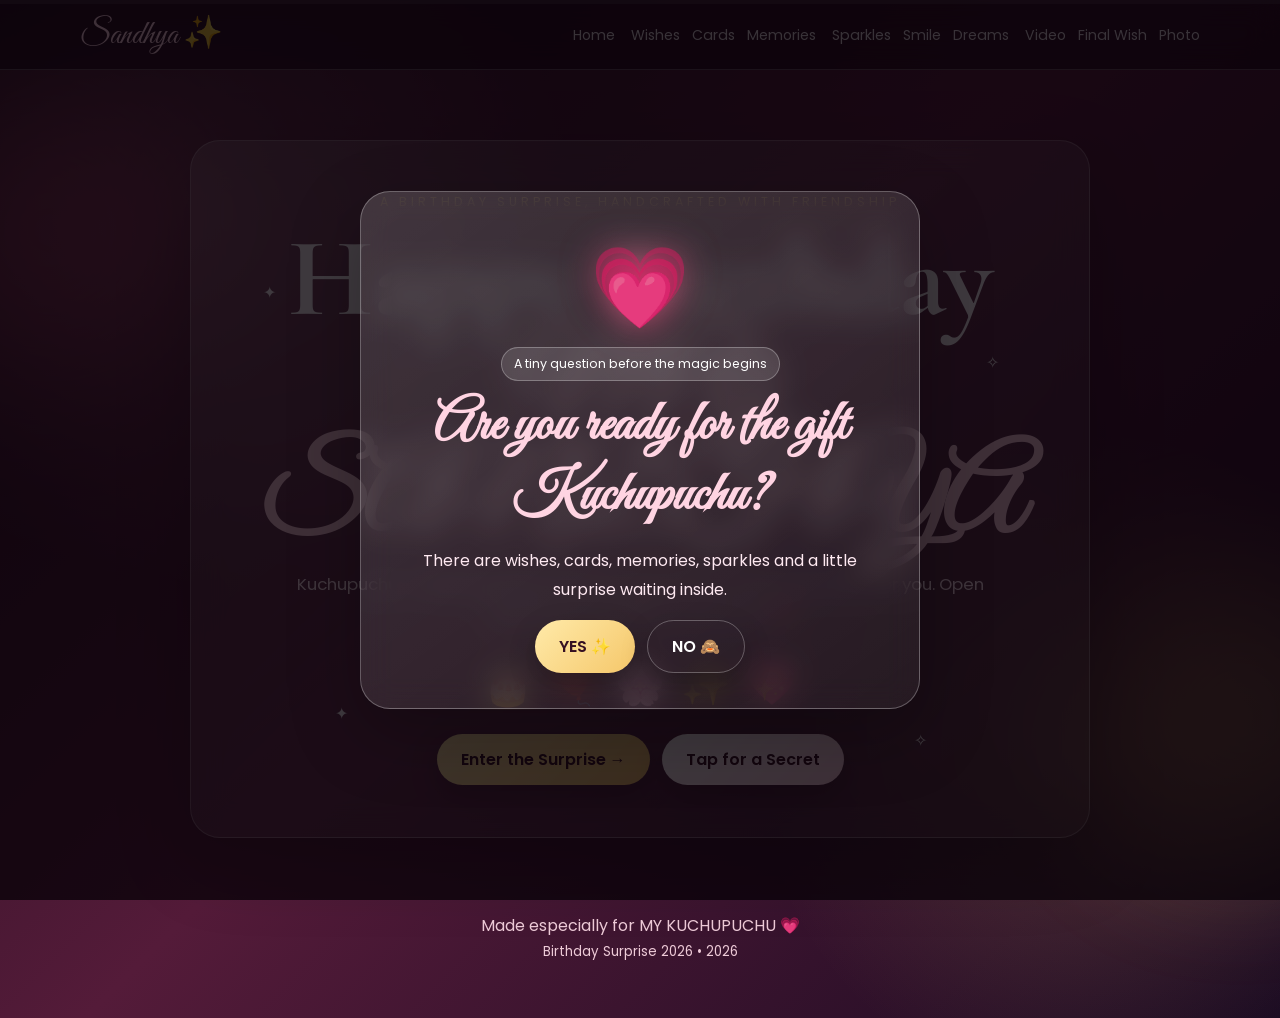
<file: index.html>
<!doctype html><html lang="en"><head><meta charset="utf-8"><meta name="viewport" content="width=device-width,initial-scale=1">
<title>Birthday Surprise • Sandhya</title><link rel="stylesheet" href="styles.css"></head><body>
<div class="progress"><i></i></div>
<nav class="nav"><div class="container nav-inner">
  <div class="brand">Sandhya ✨</div>
  <div>
    <a href="index.html">Home</a>
    <a href="page2.html">Wishes</a><a href="page3.html">Cards</a><a href="page4.html">Memories</a>
    <a href="page5.html">Sparkles</a><a href="page6.html">Smile</a><a href="page7.html">Dreams</a>
    <a href="page8.html">Video</a><a href="page9.html">Final Wish</a><a href="page10.html">Photo</a>
  </div>
</div></nav>
<div id="gate" class="modal-backdrop">
  <div class="modal glass">
    <div class="heart">💗</div>
    <span class="badge">A tiny question before the magic begins</span>
    <h2>Are you ready for the gift Kuchupuchu?</h2>
    <p>There are wishes, cards, memories, sparkles and a little surprise waiting inside.</p>
    <div class="actions"><button id="yesBtn" class="btn gold">YES ✨</button><button id="noBtn" class="btn ghost">NO 🙈</button></div>
  </div>
</div>
<div id="noBox" class="modal-backdrop hidden">
  <div class="modal glass">
    <div class="heart">😤💗</div>
    <h2>HOW DARE YOU TO CLICK ON THE NO!</h2>
    <p>GO BACK AND CLICK ON THE YES 😌✨</p>
    <button id="okBtn" class="btn gold">OK 💕</button>
  </div>
</div>
<main class="hero"><div class="hero-card">
<span class="sparkle s1">✦</span><span class="sparkle s2">✧</span><span class="sparkle s3">✦</span><span class="sparkle s4">✧</span>
<div class="kicker">A birthday surprise, handcrafted with friendship</div>
<h1>Happy Birthday<br><span class="script">MY SANDHYA</span></h1>
<p class="lead">Kuchupuchu • Today this little corner of the internet is decorated just for you. Open every door and collect every wish. 🎀</p>
<div class="sticker-row"><span class="sticker">🎂</span><span class="sticker">🎈</span><span class="sticker">🌸</span><span class="sticker">✨</span><span class="sticker">💖</span></div>
<div class="actions"><a class="btn gold" href="page2.html">Enter the Surprise →</a><button class="btn" data-toast="Birthday rule #1: smile immediately! 😄">Tap for a Secret</button></div>
</div></main><footer class="footer">Made especially for MY KUCHUPUCHU 💗<br><small>Birthday Surprise 2026 • <span id="year"></span></small></footer><div id="toast" class="toast"></div><script src="script.js"></script></body></html>
</file>
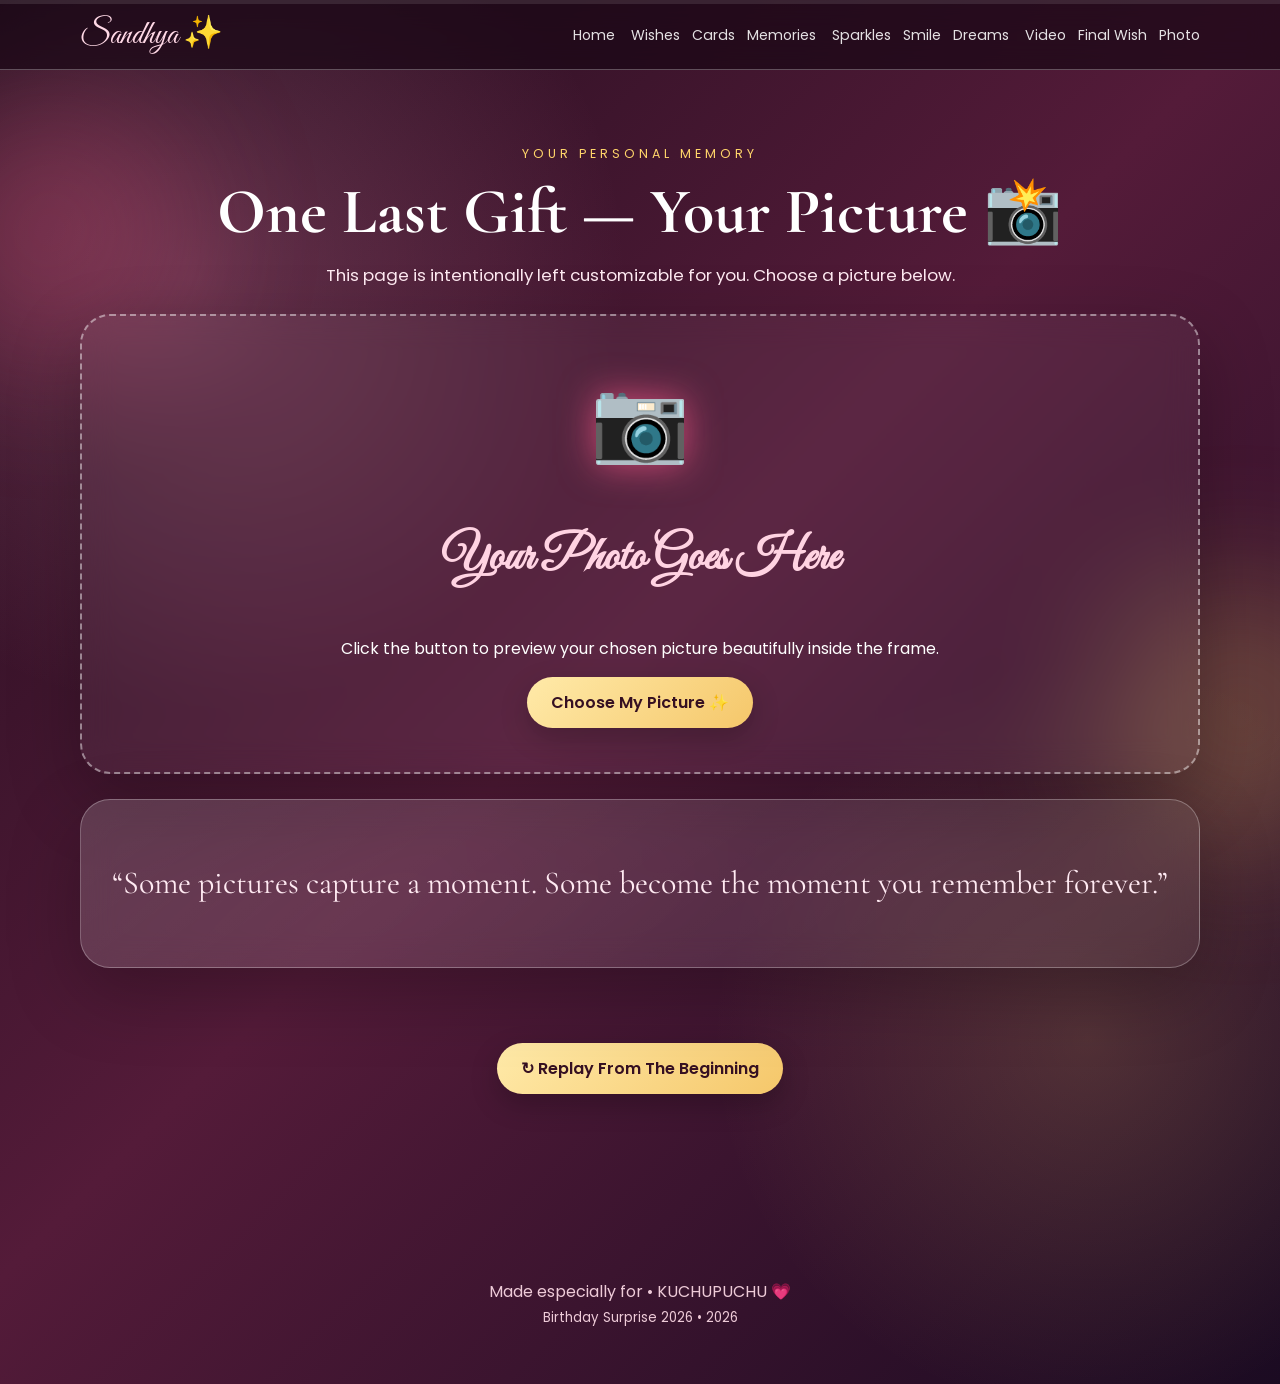
<file: page10.html>
<!doctype html><html lang="en"><head><meta charset="utf-8"><meta name="viewport" content="width=device-width,initial-scale=1">
<title> Your Photo</title><link rel="stylesheet" href="styles.css"></head><body>
<div class="progress"><i></i></div>
<nav class="nav"><div class="container nav-inner">
  <div class="brand">Sandhya ✨</div>
  <div>
    <a href="index.html">Home</a>
    <a href="page2.html">Wishes</a><a href="page3.html">Cards</a><a href="page4.html">Memories</a>
    <a href="page5.html">Sparkles</a><a href="page6.html">Smile</a><a href="page7.html">Dreams</a>
    <a href="page8.html">Video</a><a href="page9.html">Final Wish</a><a href="page10.html">Photo</a>
  </div>
</div></nav>
<main class="section"><div class="container center"><div class="kicker"> Your Personal Memory</div>
<h2>One Last Gift — Your Picture 📸</h2>
<p class="lead">This page is intentionally left customizable for you. Choose a picture below.</p>
<div id="photoSlot" class="photo-slot glass">
  <img alt="Your custom birthday memory">
  <div class="slot-text">
    <div class="heart">📷</div>
    <h3 class="script" style="font-size:3rem">Your Photo Goes Here</h3>
    <p id="photoHint">Click the button to preview your chosen picture beautifully inside the frame.</p>
    <label class="btn gold file-label" for="photoInput">Choose My Picture ✨</label>
    <input id="photoInput" type="file" accept="image/*">
  </div>
</div>
<div class="glass card" style="margin-top:25px"><p class="quote">“Some pictures capture a moment. Some become the moment you remember forever.”</p></div>
<div class="section"><a class="btn gold" href="index.html">↻ Replay From The Beginning</a></div>
</div></main><footer class="footer">Made especially for • KUCHUPUCHU 💗<br><small>Birthday Surprise 2026 • <span id="year"></span></small></footer><div id="toast" class="toast"></div><script src="script.js"></script></body></html>
</file>
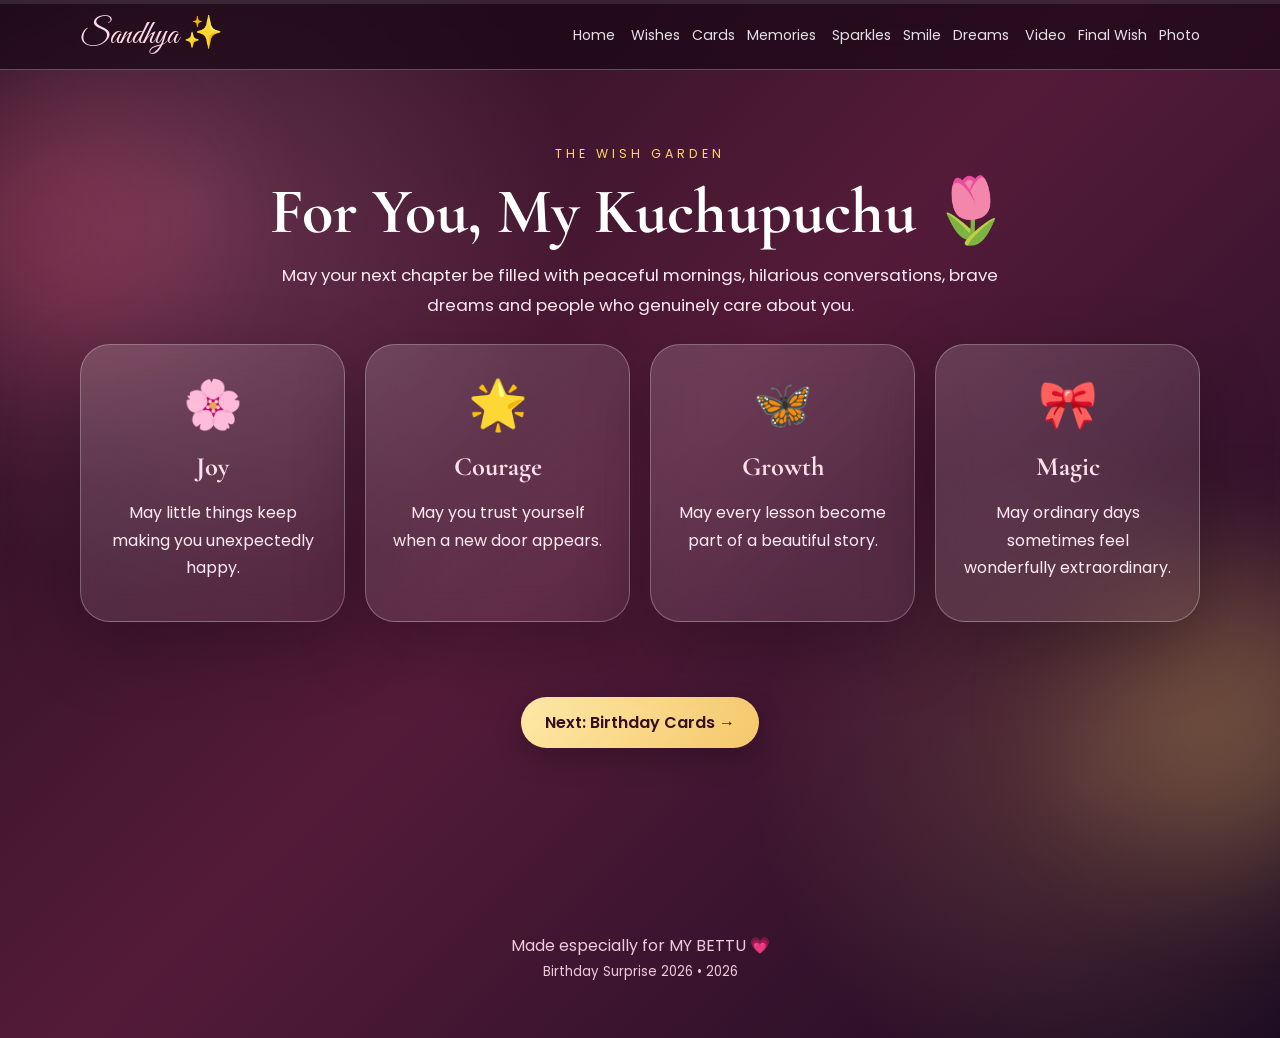
<file: page2.html>
<!doctype html><html lang="en"><head><meta charset="utf-8"><meta name="viewport" content="width=device-width,initial-scale=1">
<title>Birthday Wishes</title><link rel="stylesheet" href="styles.css"></head><body>
<div class="progress"><i></i></div>
<nav class="nav"><div class="container nav-inner">
  <div class="brand">Sandhya ✨</div>
  <div>
    <a href="index.html">Home</a>
    <a href="page2.html">Wishes</a><a href="page3.html">Cards</a><a href="page4.html">Memories</a>
    <a href="page5.html">Sparkles</a><a href="page6.html">Smile</a><a href="page7.html">Dreams</a>
    <a href="page8.html">Video</a><a href="page9.html">Final Wish</a><a href="page10.html">Photo</a>
  </div>
</div></nav>
<main class="section"><div class="container center">
<div class="kicker">The Wish Garden</div><h2>For You, My Kuchupuchu 🌷</h2>
<p class="lead">May your next chapter be filled with peaceful mornings, hilarious conversations, brave dreams and people who genuinely care about you.</p>
<div class="grid">
<div class="card glass"><div class="icon">🌸</div><h3>Joy</h3><p>May little things keep making you unexpectedly happy.</p></div>
<div class="card glass"><div class="icon">🌟</div><h3>Courage</h3><p>May you trust yourself when a new door appears.</p></div>
<div class="card glass"><div class="icon">🦋</div><h3>Growth</h3><p>May every lesson become part of a beautiful story.</p></div>
<div class="card glass"><div class="icon">🎀</div><h3>Magic</h3><p>May ordinary days sometimes feel wonderfully extraordinary.</p></div>
</div><div class="section"><a class="btn gold" href="page3.html">Next: Birthday Cards →</a></div>
</div></main><footer class="footer">Made especially for MY BETTU 💗<br><small>Birthday Surprise 2026 • <span id="year"></span></small></footer><div id="toast" class="toast"></div><script src="script.js"></script></body></html>
</file>
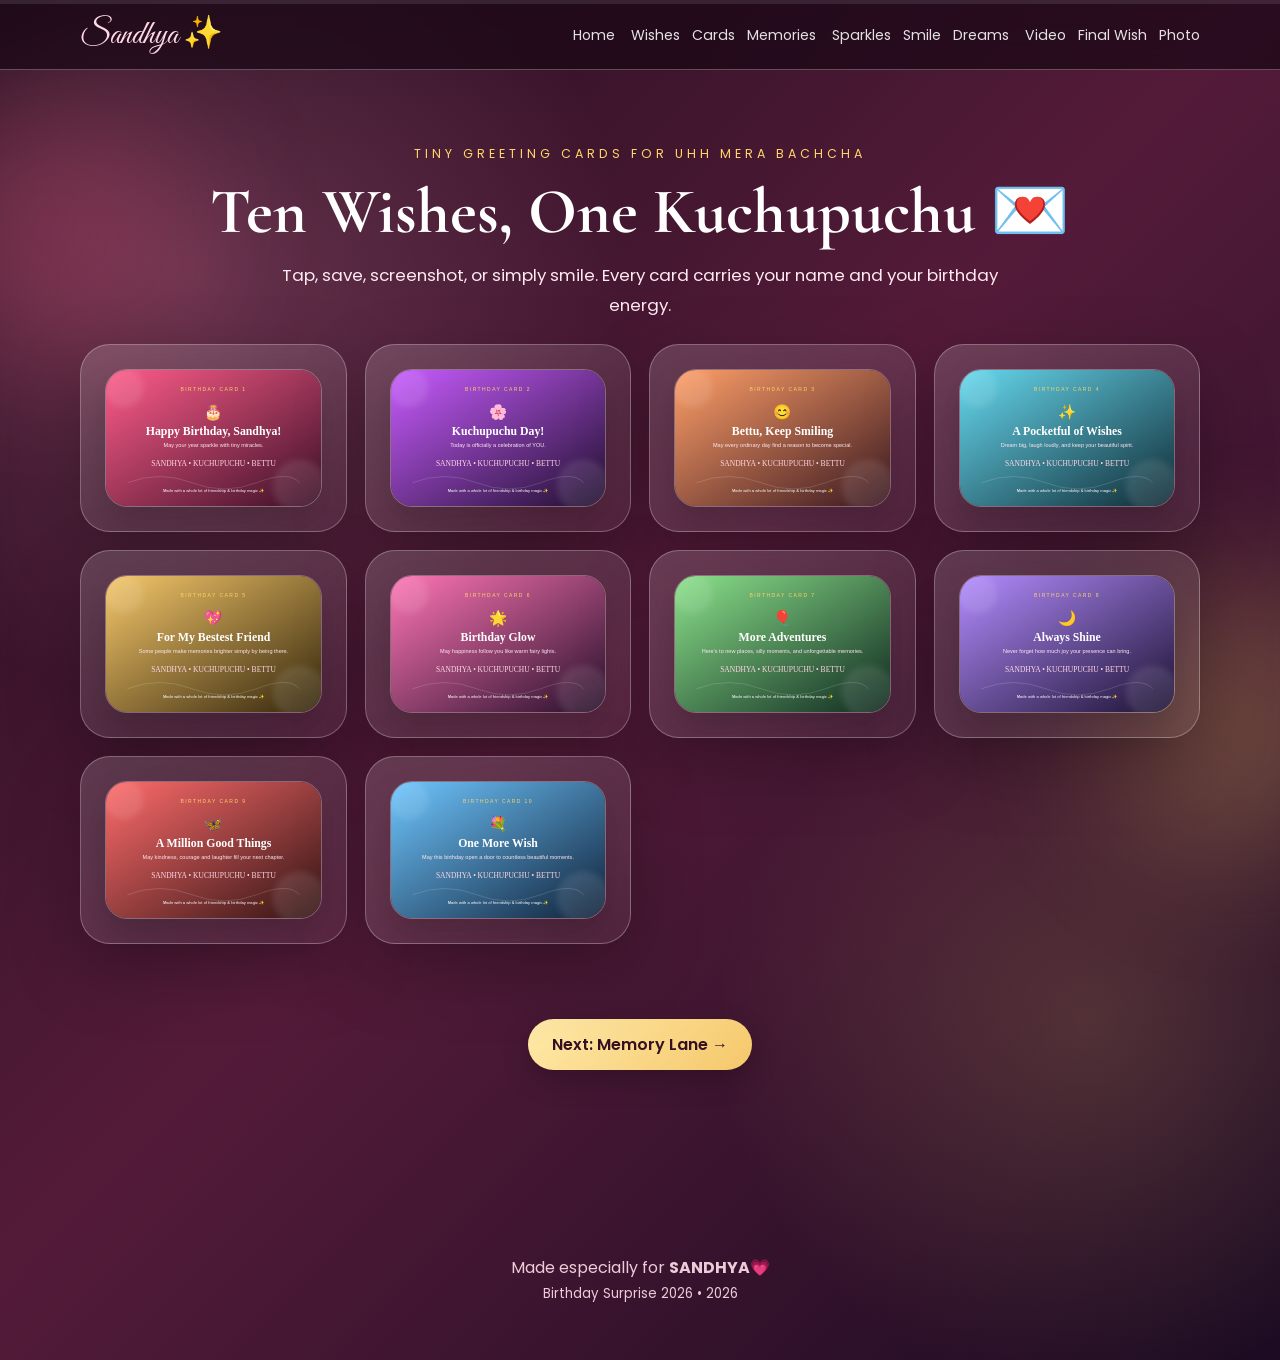
<file: page3.html>
<!doctype html><html lang="en"><head><meta charset="utf-8"><meta name="viewport" content="width=device-width,initial-scale=1">
<title>Greeting Cards</title><link rel="stylesheet" href="styles.css"></head><body>
<div class="progress"><i></i></div>
<nav class="nav"><div class="container nav-inner">
  <div class="brand">Sandhya ✨</div>
  <div>
    <a href="index.html">Home</a>
    <a href="page2.html">Wishes</a><a href="page3.html">Cards</a><a href="page4.html">Memories</a>
    <a href="page5.html">Sparkles</a><a href="page6.html">Smile</a><a href="page7.html">Dreams</a>
    <a href="page8.html">Video</a><a href="page9.html">Final Wish</a><a href="page10.html">Photo</a>
  </div>
</div></nav>
<main class="section"><div class="container center"><div class="kicker">Tiny Greeting Cards For uhh mera bachcha</div>
<h2>Ten Wishes, One Kuchupuchu 💌</h2><p class="lead">Tap, save, screenshot, or simply smile. Every card carries your name and your birthday energy.</p>
<div class="gallery"><div class="card glass"><img src="assets/card1.svg" alt="Birthday card 1" loading="lazy"></div><div class="card glass"><img src="assets/card2.svg" alt="Birthday card 2" loading="lazy"></div><div class="card glass"><img src="assets/card3.svg" alt="Birthday card 3" loading="lazy"></div><div class="card glass"><img src="assets/card4.svg" alt="Birthday card 4" loading="lazy"></div><div class="card glass"><img src="assets/card5.svg" alt="Birthday card 5" loading="lazy"></div><div class="card glass"><img src="assets/card6.svg" alt="Birthday card 6" loading="lazy"></div><div class="card glass"><img src="assets/card7.svg" alt="Birthday card 7" loading="lazy"></div><div class="card glass"><img src="assets/card8.svg" alt="Birthday card 8" loading="lazy"></div><div class="card glass"><img src="assets/card9.svg" alt="Birthday card 9" loading="lazy"></div><div class="card glass"><img src="assets/card10.svg" alt="Birthday card 10" loading="lazy"></div></div><div class="section"><a class="btn gold" href="page4.html">Next: Memory Lane →</a></div></div></main><footer class="footer">Made especially for <b>SANDHYA</b>💗<br><small>Birthday Surprise 2026 • <span id="year"></span></small></footer><div id="toast" class="toast"></div><script src="script.js"></script></body></html>
</file>
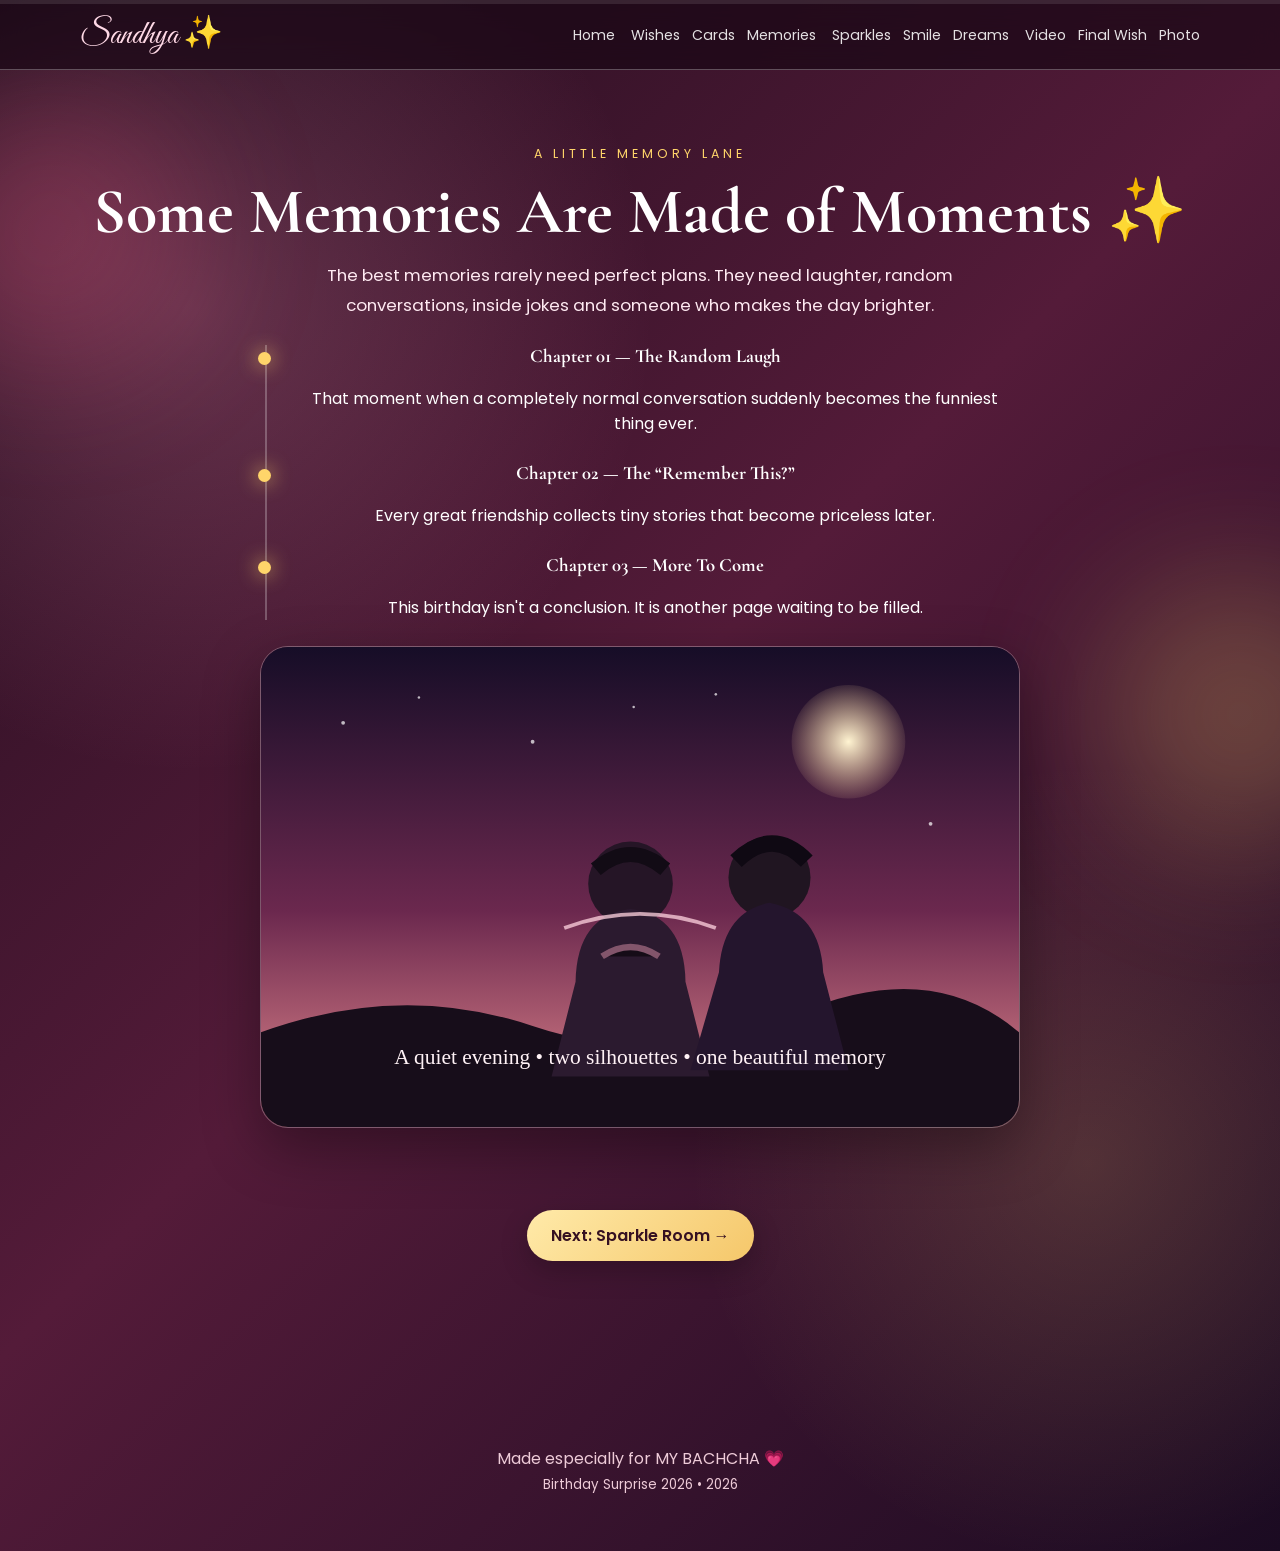
<file: page4.html>
<!doctype html><html lang="en"><head><meta charset="utf-8"><meta name="viewport" content="width=device-width,initial-scale=1">
<title>Memory Lane</title><link rel="stylesheet" href="styles.css"></head><body>
<div class="progress"><i></i></div>
<nav class="nav"><div class="container nav-inner">
  <div class="brand">Sandhya ✨</div>
  <div>
    <a href="index.html">Home</a>
    <a href="page2.html">Wishes</a><a href="page3.html">Cards</a><a href="page4.html">Memories</a>
    <a href="page5.html">Sparkles</a><a href="page6.html">Smile</a><a href="page7.html">Dreams</a>
    <a href="page8.html">Video</a><a href="page9.html">Final Wish</a><a href="page10.html">Photo</a>
  </div>
</div></nav>
<main class="section"><div class="container center"><div class="kicker">A Little Memory Lane</div>
<h2>Some Memories Are Made of Moments ✨</h2>
<p class="lead">The best memories rarely need perfect plans. They need laughter, random conversations, inside jokes and someone who makes the day brighter.</p>
<div class="timeline">
<div class="event"><h3>Chapter 01 — The Random Laugh</h3><p>That moment when a completely normal conversation suddenly becomes the funniest thing ever.</p></div>
<div class="event"><h3>Chapter 02 — The “Remember This?”</h3><p>Every great friendship collects tiny stories that become priceless later.</p></div>
<div class="event"><h3>Chapter 03 — More To Come</h3><p>This birthday isn't a conclusion. It is another page waiting to be filled.</p></div>
</div>
<div class="couple-wrap"><img src="assets/couple_hidden_faces.svg" alt="Artistic hidden-face couple silhouette under moonlight">
<div class="section"><a class="btn gold" href="page5.html">Next: Sparkle Room →</a></div></div></main><footer class="footer">Made especially for MY BACHCHA 💗<br><small>Birthday Surprise 2026 • <span id="year"></span></small></footer><div id="toast" class="toast"></div><script src="script.js"></script></body></html>
</file>
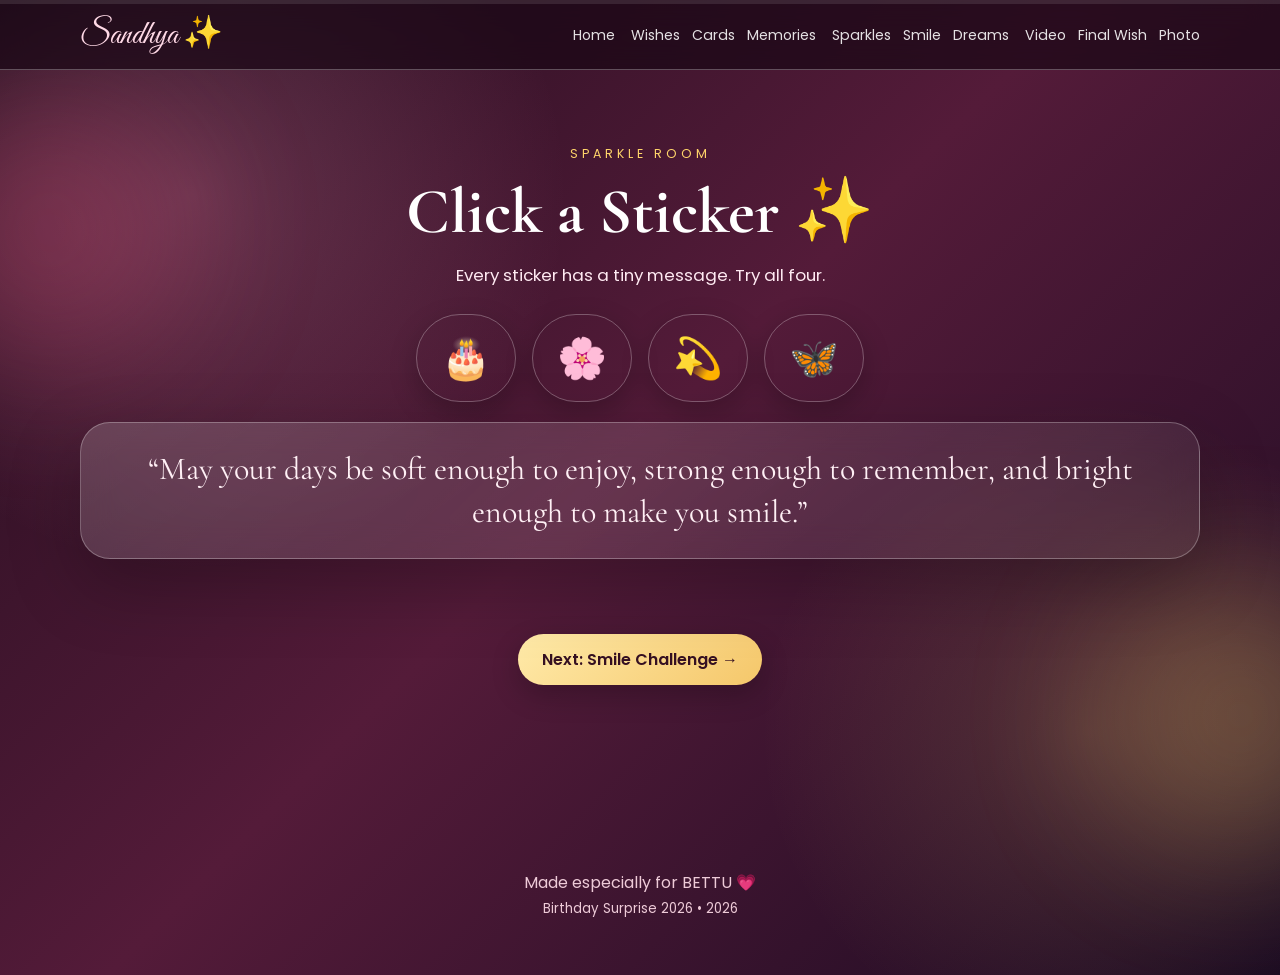
<file: page5.html>
<!doctype html><html lang="en"><head><meta charset="utf-8"><meta name="viewport" content="width=device-width,initial-scale=1">
<title>Sparkle Room</title><link rel="stylesheet" href="styles.css"></head><body>
<div class="progress"><i></i></div>
<nav class="nav"><div class="container nav-inner">
  <div class="brand">Sandhya ✨</div>
  <div>
    <a href="index.html">Home</a>
    <a href="page2.html">Wishes</a><a href="page3.html">Cards</a><a href="page4.html">Memories</a>
    <a href="page5.html">Sparkles</a><a href="page6.html">Smile</a><a href="page7.html">Dreams</a>
    <a href="page8.html">Video</a><a href="page9.html">Final Wish</a><a href="page10.html">Photo</a>
  </div>
</div></nav>
<main class="section"><div class="container center"><div class="kicker">Sparkle Room</div>
<h2>Click a Sticker ✨</h2><p class="lead">Every sticker has a tiny message. Try all four.</p>
<div class="sticker-row">
<button class="btn ghost sticker" data-toast="🎂 Emergency birthday cake detected!">🎂</button>
<button class="btn ghost sticker" data-toast="🌸 You deserve a garden full of good moments.">🌸</button>
<button class="btn ghost sticker" data-toast="💫 Your sparkle level is currently: UNLIMITED.">💫</button>
<button class="btn ghost sticker" data-toast="🦋 New chapter unlocked. Go make it beautiful.">🦋</button>
</div>
<div class="glass card"><div class="quote">“May your days be soft enough to enjoy, strong enough to remember, and bright enough to make you smile.”</div></div>
<div class="section"><a class="btn gold" href="page6.html">Next: Smile Challenge →</a></div></div></main><footer class="footer">Made especially for BETTU 💗<br><small>Birthday Surprise 2026 • <span id="year"></span></small></footer><div id="toast" class="toast"></div><script src="script.js"></script></body></html>
</file>
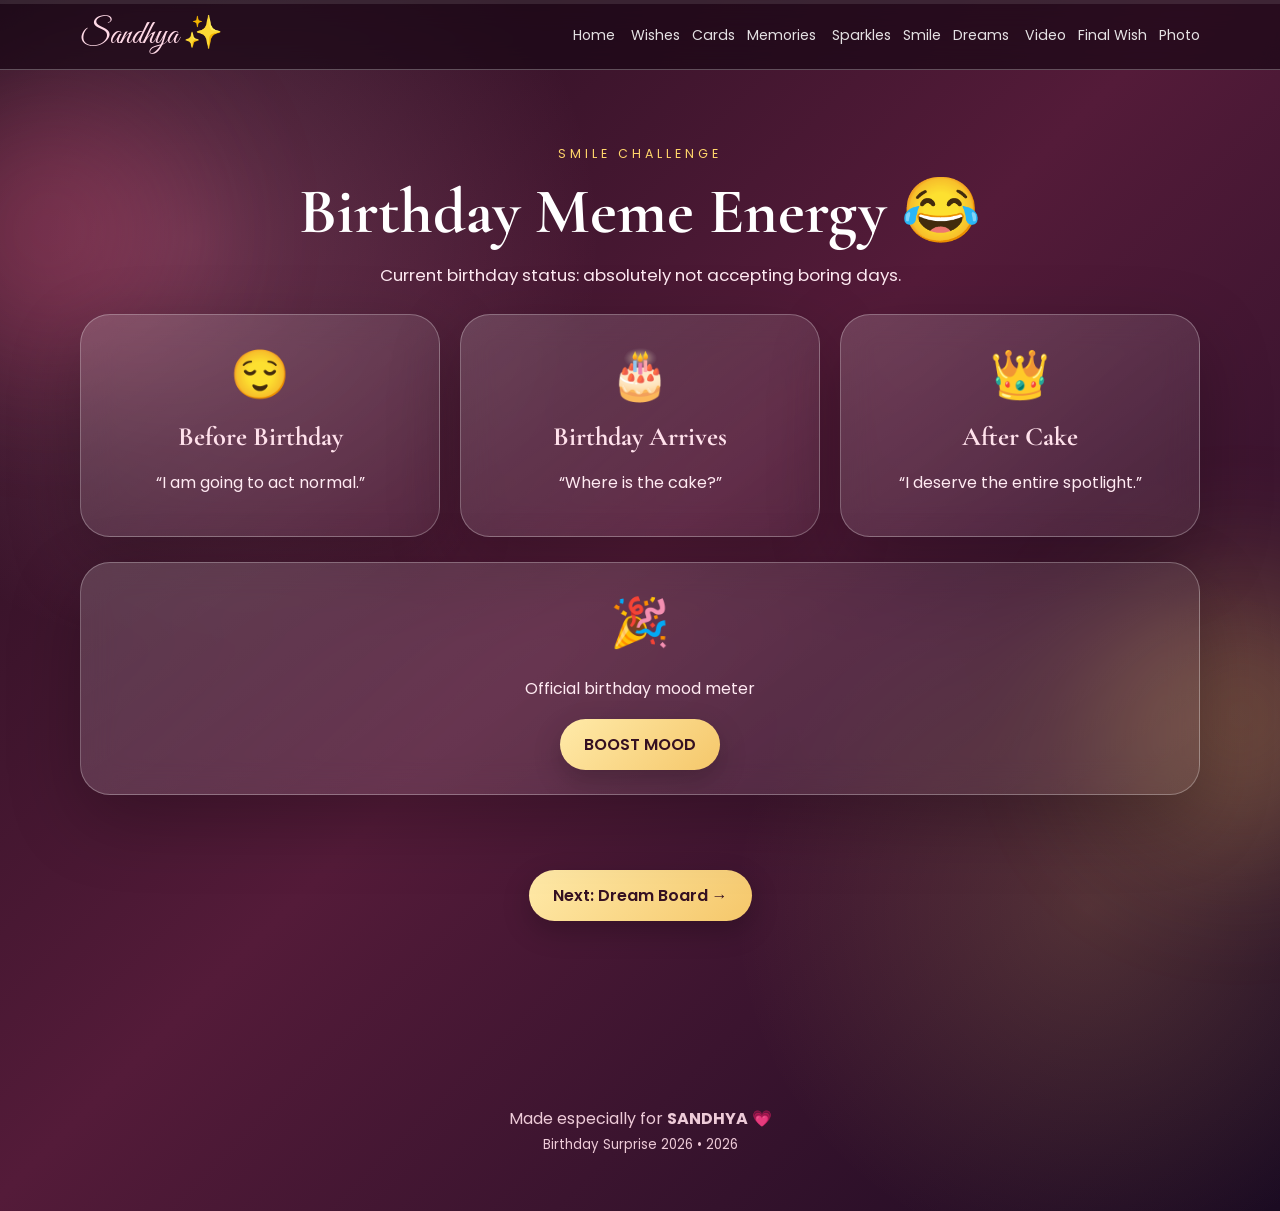
<file: page6.html>
<!doctype html><html lang="en"><head><meta charset="utf-8"><meta name="viewport" content="width=device-width,initial-scale=1">
<title>Birthday Meme Energy</title><link rel="stylesheet" href="styles.css"></head><body>
<div class="progress"><i></i></div>
<nav class="nav"><div class="container nav-inner">
  <div class="brand">Sandhya ✨</div>
  <div>
    <a href="index.html">Home</a>
    <a href="page2.html">Wishes</a><a href="page3.html">Cards</a><a href="page4.html">Memories</a>
    <a href="page5.html">Sparkles</a><a href="page6.html">Smile</a><a href="page7.html">Dreams</a>
    <a href="page8.html">Video</a><a href="page9.html">Final Wish</a><a href="page10.html">Photo</a>
  </div>
</div></nav>
<main class="section"><div class="container center"><div class="kicker">Smile Challenge</div>
<h2>Birthday Meme Energy 😂</h2><p class="lead">Current birthday status: absolutely not accepting boring days.</p>
<div class="grid">
<div class="card glass"><div class="icon">😌</div><h3>Before Birthday</h3><p>“I am going to act normal.”</p></div>
<div class="card glass"><div class="icon">🎂</div><h3>Birthday Arrives</h3><p>“Where is the cake?”</p></div>
<div class="card glass"><div class="icon">👑</div><h3>After Cake</h3><p>“I deserve the entire spotlight.”</p></div>
</div>
<div class="glass card" style="margin-top:25px"><div class="counter" id="birthdayCounter">🎉</div><p>Official birthday mood meter</p><button class="btn gold" data-toast="Mood upgraded by +100000 Sparkles points! ✨">BOOST MOOD</button></div>
<div class="section"><a class="btn gold" href="page7.html">Next: Dream Board →</a></div></div></main><footer class="footer">Made especially for <b>SANDHYA</b> 💗<br><small>Birthday Surprise 2026 • <span id="year"></span></small></footer><div id="toast" class="toast"></div><script src="script.js"></script></body></html>
</file>
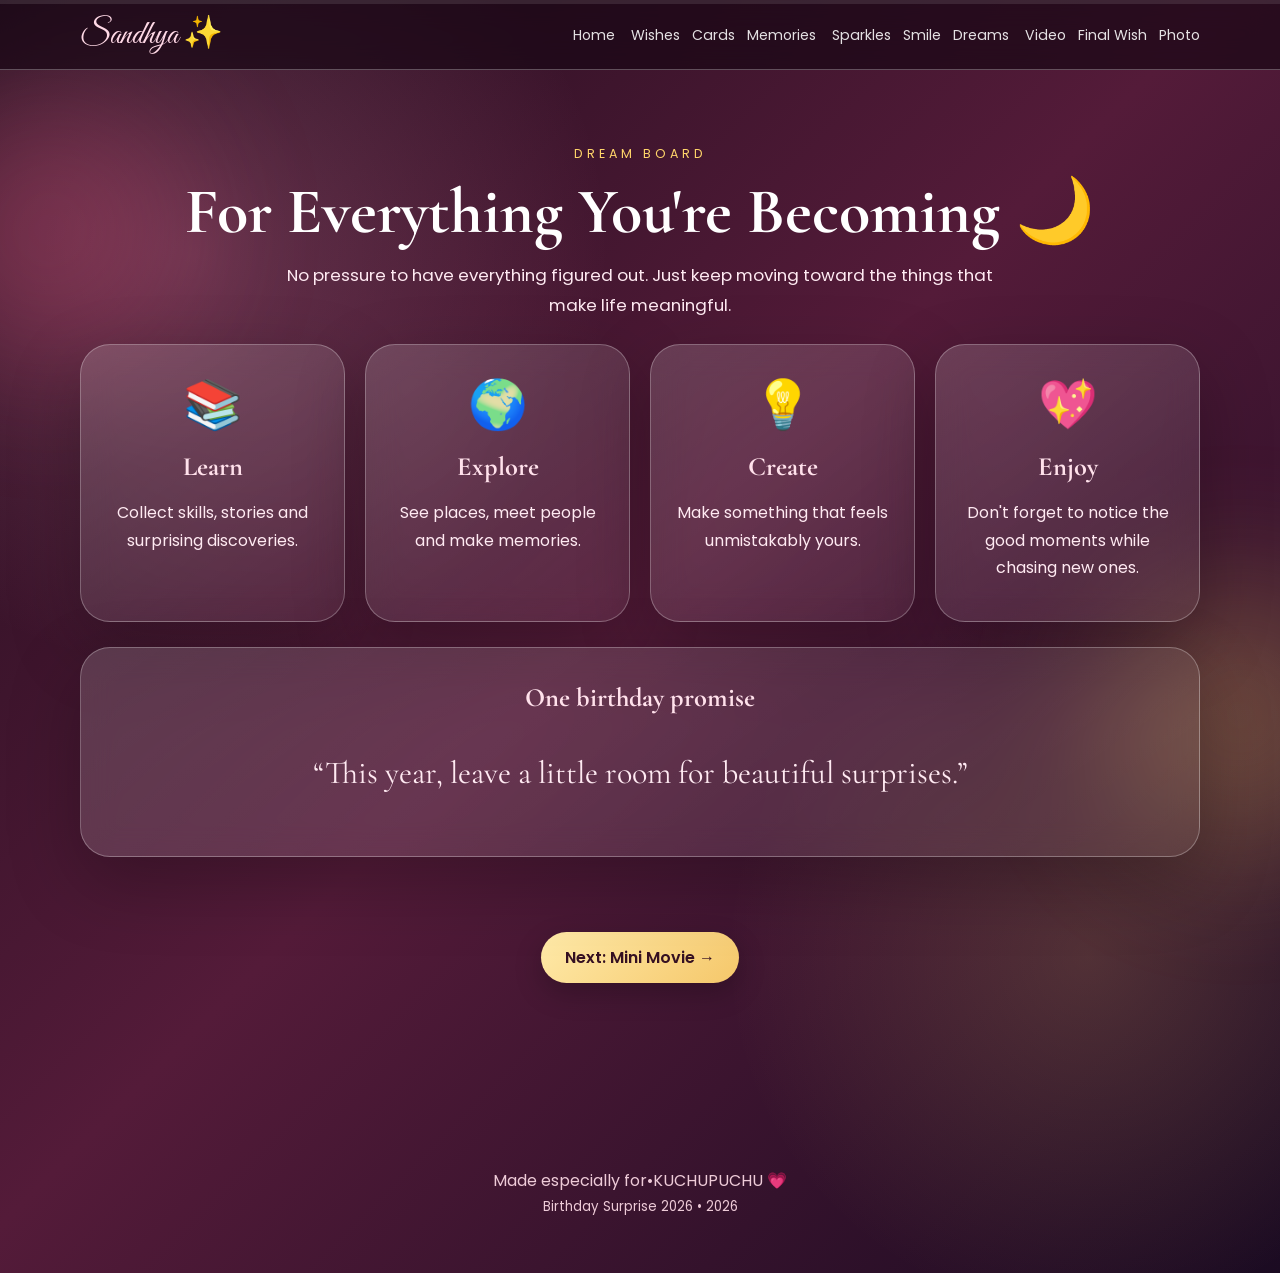
<file: page7.html>
<!doctype html><html lang="en"><head><meta charset="utf-8"><meta name="viewport" content="width=device-width,initial-scale=1">
<title>Dream Board</title><link rel="stylesheet" href="styles.css"></head><body>
<div class="progress"><i></i></div>
<nav class="nav"><div class="container nav-inner">
  <div class="brand">Sandhya ✨</div>
  <div>
    <a href="index.html">Home</a>
    <a href="page2.html">Wishes</a><a href="page3.html">Cards</a><a href="page4.html">Memories</a>
    <a href="page5.html">Sparkles</a><a href="page6.html">Smile</a><a href="page7.html">Dreams</a>
    <a href="page8.html">Video</a><a href="page9.html">Final Wish</a><a href="page10.html">Photo</a>
  </div>
</div></nav>
<main class="section"><div class="container center"><div class="kicker"> Dream Board</div>
<h2>For Everything You're Becoming 🌙</h2><p class="lead">No pressure to have everything figured out. Just keep moving toward the things that make life meaningful.</p>
<div class="grid">
<div class="card glass"><div class="icon">📚</div><h3>Learn</h3><p>Collect skills, stories and surprising discoveries.</p></div>
<div class="card glass"><div class="icon">🌍</div><h3>Explore</h3><p>See places, meet people and make memories.</p></div>
<div class="card glass"><div class="icon">💡</div><h3>Create</h3><p>Make something that feels unmistakably yours.</p></div>
<div class="card glass"><div class="icon">💖</div><h3>Enjoy</h3><p>Don't forget to notice the good moments while chasing new ones.</p></div>
</div>
<div class="glass card" style="margin-top:25px"><h3>One birthday promise</h3><p class="quote">“This year, leave a little room for beautiful surprises.”</p></div>
<div class="section"><a class="btn gold" href="page8.html">Next: Mini Movie →</a></div></div></main><footer class="footer">Made especially for•KUCHUPUCHU 💗<br><small>Birthday Surprise 2026 • <span id="year"></span></small></footer><div id="toast" class="toast"></div><script src="script.js"></script></body></html>
</file>
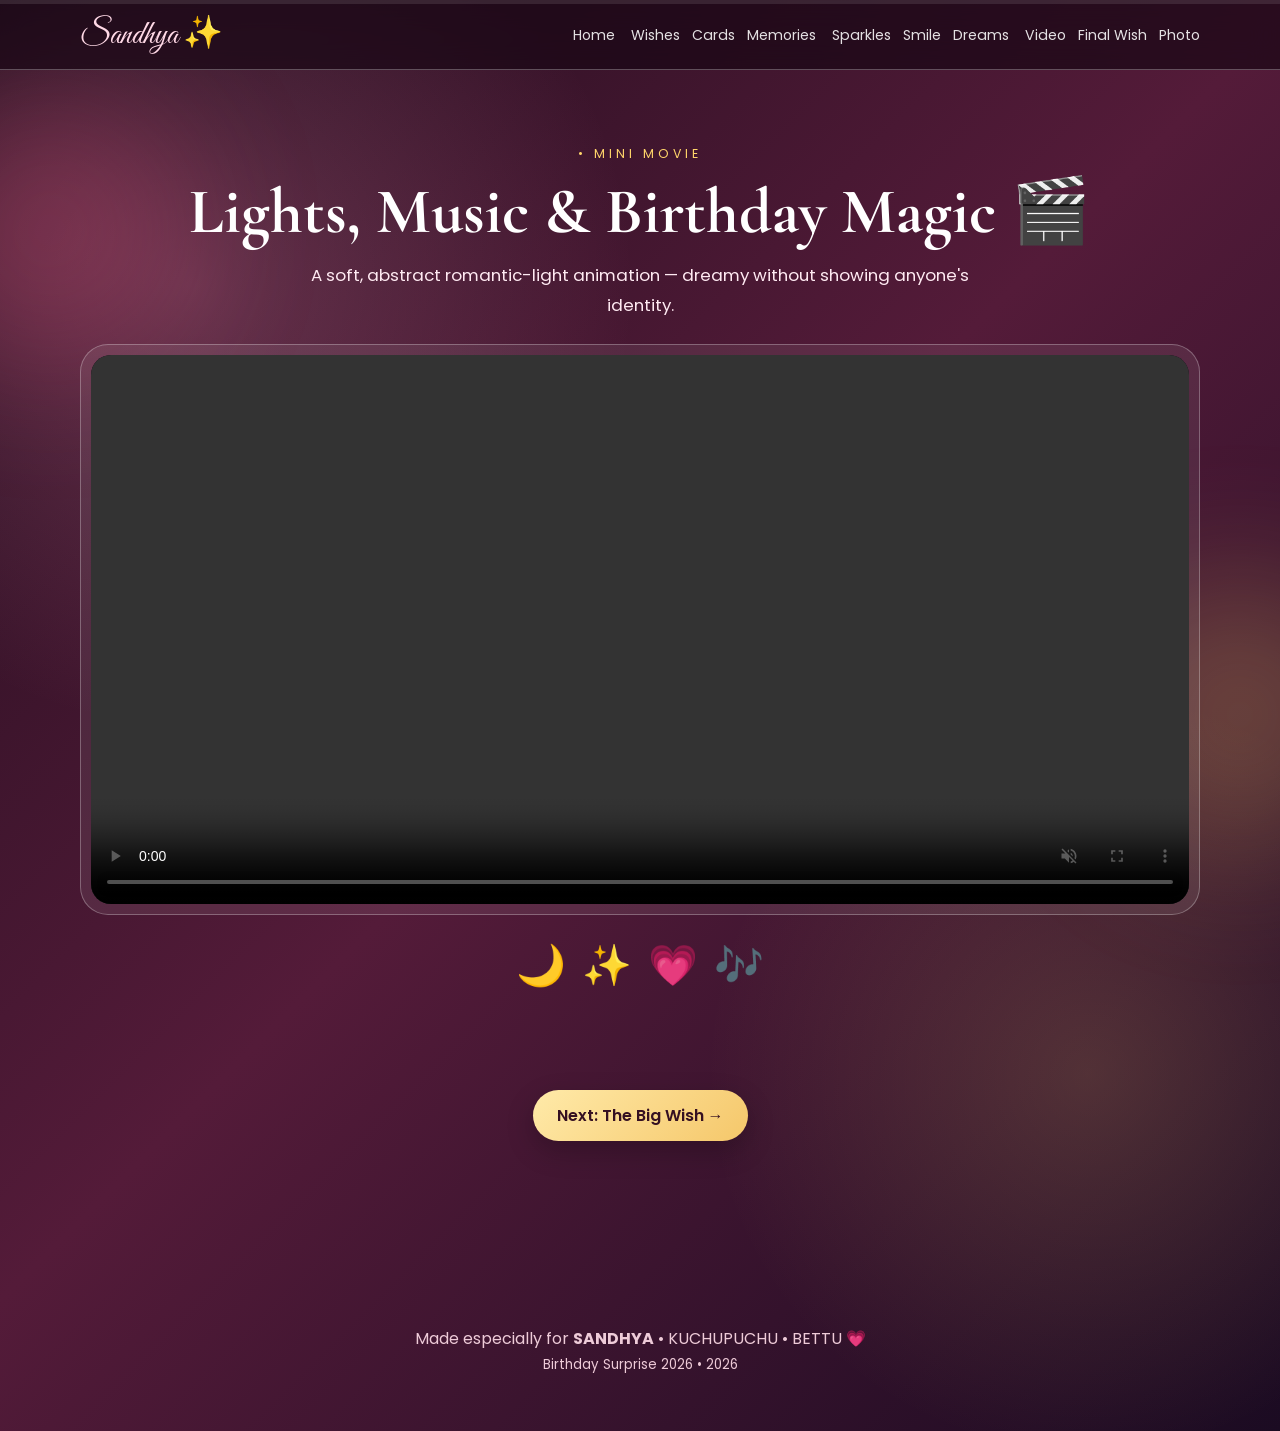
<file: page8.html>
<!doctype html><html lang="en"><head><meta charset="utf-8"><meta name="viewport" content="width=device-width,initial-scale=1">
<title> Mini Movie</title><link rel="stylesheet" href="styles.css"></head><body>
<div class="progress"><i></i></div>
<nav class="nav"><div class="container nav-inner">
  <div class="brand">Sandhya ✨</div>
  <div>
    <a href="index.html">Home</a>
    <a href="page2.html">Wishes</a><a href="page3.html">Cards</a><a href="page4.html">Memories</a>
    <a href="page5.html">Sparkles</a><a href="page6.html">Smile</a><a href="page7.html">Dreams</a>
    <a href="page8.html">Video</a><a href="page9.html">Final Wish</a><a href="page10.html">Photo</a>
  </div>
</div></nav>
<main class="section"><div class="container center"><div class="kicker">• Mini Movie</div>
<h2>Lights, Music & Birthday Magic 🎬</h2><p class="lead">A soft, abstract romantic-light animation — dreamy without showing anyone's identity.</p>
<div class="video-box"><video controls loop autoplay muted playsinline><source src="assets/romantic_lights.mp4" type="video/mp4">A LITTILE BIRTHDAY SURPRISE VIDEO FOR YOU</video></div>
<div class="sticker-row"><span class="sticker">🌙</span><span class="sticker">✨</span><span class="sticker">💗</span><span class="sticker">🎶</span></div>
<div class="section"><a class="btn gold" href="page9.html">Next: The Big Wish →</a></div></div></main><footer class="footer">Made especially for <b>SANDHYA</b> • KUCHUPUCHU • BETTU 💗<br><small>Birthday Surprise 2026 • <span id="year"></span></small></footer><div id="toast" class="toast"></div><script src="script.js"></script></body></html>
</file>
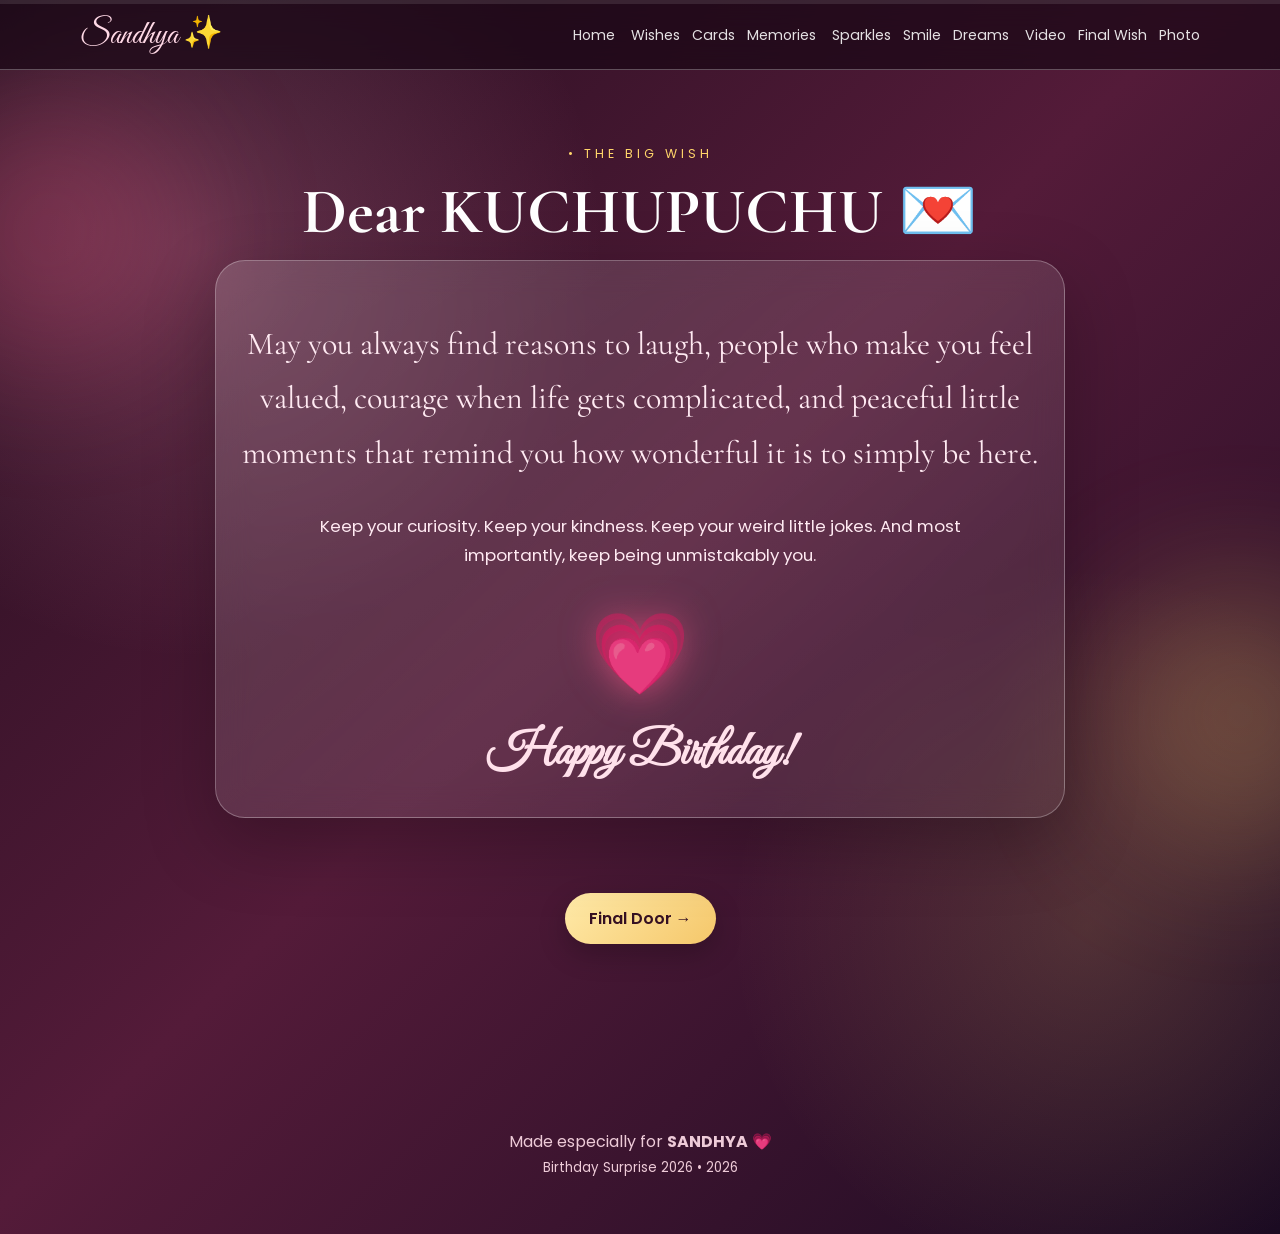
<file: page9.html>
<!doctype html><html lang="en"><head><meta charset="utf-8"><meta name="viewport" content="width=device-width,initial-scale=1">
<title>• The Big Wish</title><link rel="stylesheet" href="styles.css"></head><body>
<div class="progress"><i></i></div>
<nav class="nav"><div class="container nav-inner">
  <div class="brand">Sandhya ✨</div>
  <div>
    <a href="index.html">Home</a>
    <a href="page2.html">Wishes</a><a href="page3.html">Cards</a><a href="page4.html">Memories</a>
    <a href="page5.html">Sparkles</a><a href="page6.html">Smile</a><a href="page7.html">Dreams</a>
    <a href="page8.html">Video</a><a href="page9.html">Final Wish</a><a href="page10.html">Photo</a>
  </div>
</div></nav>
<main class="section"><div class="container center"><div class="kicker">• The Big Wish</div>
<h2>Dear KUCHUPUCHU 💌</h2>
<div class="glass card" style="max-width:850px;margin:auto">
<p class="quote">May you always find reasons to laugh, people who make you feel valued, courage when life gets complicated, and peaceful little moments that remind you how wonderful it is to simply be here.</p>
<p class="lead">Keep your curiosity. Keep your kindness. Keep your weird little jokes. And most importantly, keep being unmistakably you.</p>
<div class="heart">💗</div><h3 class="script" style="font-size:3rem">Happy Birthday!</h3>
</div>
<div class="section"><a class="btn gold" href="page10.html">Final Door →</a></div></div></main><footer class="footer">Made especially for <b>SANDHYA</b> 💗<br><small>Birthday Surprise 2026 • <span id="year"></span></small></footer><div id="toast" class="toast"></div><script src="script.js"></script></body></html>
</file>
<file: styles.css>
@import url('https://fonts.googleapis.com/css2?family=Cormorant+Garamond:wght@500;600;700&family=Great+Vibes&family=Poppins:wght@400;500;600;700&display=swap');

:root{
  --rose:#ff5c8a; --pink:#ff8fb1; --deep:#4a1830; --cream:#fff7fb;
  --gold:#f5c76a; --glass:rgba(255,255,255,.14); --line:rgba(255,255,255,.28);
}
*{box-sizing:border-box}
html{scroll-behavior:smooth}
body{
  margin:0; min-height:100vh; color:#fff; font-family:Poppins,sans-serif;
  background:
    radial-gradient(circle at 15% 20%, rgba(255,153,190,.24), transparent 28%),
    radial-gradient(circle at 85% 75%, rgba(255,214,115,.16), transparent 25%),
    linear-gradient(135deg,#210d1d,#541b39 48%,#1b0b22);
  overflow-x:hidden;
}
body:before,body:after{
  content:""; position:fixed; width:280px;height:280px;border-radius:50%;
  filter:blur(70px);opacity:.25;z-index:-1;animation:float 9s ease-in-out infinite alternate;
}
body:before{background:#ff5c8a;left:-90px;top:10%}
body:after{background:#ffd56a;right:-100px;bottom:5%;animation-delay:-4s}
@keyframes float{to{transform:translate(45px,-35px) scale(1.12)}}
.container{width:min(1120px,92%);margin:auto}
.nav{
  position:sticky;top:0;z-index:50;padding:13px 0;
  background:rgba(25,8,22,.72);backdrop-filter:blur(14px);border-bottom:1px solid var(--line)
}
.nav-inner{display:flex;align-items:center;justify-content:space-between;gap:14px}
.brand{font-family:"Great Vibes",cursive;font-size:2rem;color:#ffd9e6}
.nav a{color:#fff;text-decoration:none;margin-left:12px;font-size:.88rem;opacity:.88}
.nav a:hover{color:#ffd56a}
.hero{min-height:88vh;display:grid;place-items:center;text-align:center;padding:70px 0 40px}
.hero-card,.glass{
  background:linear-gradient(145deg,rgba(255,255,255,.16),rgba(255,255,255,.06));
  border:1px solid var(--line);box-shadow:0 25px 70px rgba(0,0,0,.25);
  backdrop-filter:blur(16px);border-radius:30px;
}
.hero-card{padding:52px 28px;max-width:900px;position:relative;overflow:hidden}
.kicker{letter-spacing:4px;text-transform:uppercase;color:#ffd56a;font-size:.78rem}
h1,h2,h3{font-family:"Cormorant Garamond",serif}
h1{font-size:clamp(3.2rem,9vw,7rem);line-height:.9;margin:18px 0}
h2{font-size:clamp(2.2rem,5vw,4rem);margin:10px 0}
.script{font-family:"Great Vibes",cursive;color:#ffd3e2}
.lead{font-size:1.05rem;line-height:1.8;color:#ffeaf2;max-width:720px;margin:0 auto 24px}
.btn{
  border:0;border-radius:999px;padding:13px 24px;font:600 1rem Poppins;cursor:pointer;
  color:#351022;background:linear-gradient(135deg,#fff,#ffd6e4);box-shadow:0 10px 28px rgba(0,0,0,.22);
  text-decoration:none;display:inline-block;transition:.2s transform,.2s box-shadow
}
.btn:hover{transform:translateY(-3px);box-shadow:0 16px 34px rgba(0,0,0,.3)}
.btn.gold{background:linear-gradient(135deg,#ffeaa9,#f5c76a)}
.btn.ghost{background:transparent;color:#fff;border:1px solid var(--line)}
.actions{display:flex;justify-content:center;gap:12px;flex-wrap:wrap}
.section{padding:75px 0}
.center{text-align:center}
.grid{display:grid;grid-template-columns:repeat(auto-fit,minmax(230px,1fr));gap:20px}
.card{padding:24px}
.card h3{font-size:1.65rem;margin:10px 0;color:#ffe1eb}
.card p{color:#ffeaf2;line-height:1.7}
.icon{font-size:3rem}
.badge{display:inline-block;padding:7px 12px;border-radius:999px;background:rgba(255,255,255,.12);border:1px solid var(--line);font-size:.78rem}
.footer{text-align:center;padding:35px 0 55px;color:#eecbd8}
.progress{height:4px;background:rgba(255,255,255,.1);position:fixed;top:0;left:0;z-index:100;width:100%}
.progress i{display:block;height:100%;background:linear-gradient(90deg,#ff5c8a,#ffd56a);width:0}
.modal-backdrop{
  position:fixed;inset:0;background:rgba(8,2,8,.78);display:grid;place-items:center;
  z-index:200;padding:20px
}
.modal{width:min(560px,94vw);padding:35px;text-align:center;position:relative}
.modal h2{font-family:"Great Vibes",cursive;font-size:3.5rem;color:#ffd4e2}
.modal p{line-height:1.8;color:#ffeaf2}
.close{position:absolute;right:16px;top:12px;background:none;border:0;color:#fff;font-size:1.6rem;cursor:pointer}
.hidden{display:none!important}
.sparkle{position:absolute;animation:twinkle 1.8s infinite alternate}
@keyframes twinkle{to{transform:scale(1.5);opacity:.35}}
.s1{left:8%;top:20%}.s2{right:10%;top:30%;animation-delay:.5s}.s3{left:16%;bottom:16%;animation-delay:1s}.s4{right:18%;bottom:12%;animation-delay:1.5s}
.timeline{border-left:2px solid rgba(255,255,255,.25);margin:25px auto;max-width:750px;padding-left:28px}
.event{margin:0 0 26px;position:relative}
.event:before{content:"";position:absolute;left:-37px;top:7px;width:13px;height:13px;border-radius:50%;background:#ffd56a;box-shadow:0 0 20px #ffd56a}
.gallery{display:grid;grid-template-columns:repeat(auto-fit,minmax(220px,1fr));gap:18px}
.gallery img{width:100%;display:block;border-radius:22px;border:1px solid var(--line);box-shadow:0 18px 35px rgba(0,0,0,.2)}
.couple-wrap{text-align:center}
.couple-wrap img{max-width:760px;width:100%;border-radius:28px;border:1px solid var(--line);box-shadow:0 20px 55px rgba(0,0,0,.35)}
.video-box{padding:10px;border-radius:28px;background:rgba(255,255,255,.08);border:1px solid var(--line)}
video{width:100%;border-radius:20px;display:block;background:#130914}
.quote{font-family:"Cormorant Garamond",serif;font-size:2rem;line-height:1.35;color:#fff0f5}
.sticker-row{display:flex;justify-content:center;gap:16px;flex-wrap:wrap;margin:20px 0}
.sticker{font-size:2.5rem;display:inline-block;animation:bob 2.8s ease-in-out infinite}
.sticker:nth-child(2){animation-delay:.4s}.sticker:nth-child(3){animation-delay:.8s}.sticker:nth-child(4){animation-delay:1.2s}
@keyframes bob{50%{transform:translateY(-9px) rotate(4deg)}}
.counter{font-size:3rem;font-weight:700;color:#ffd56a}
.photo-slot{
  min-height:460px;border:2px dashed rgba(255,255,255,.45);border-radius:30px;
  display:grid;place-items:center;position:relative;overflow:hidden;background:rgba(255,255,255,.05)
}
.photo-slot img{position:absolute;inset:0;width:100%;height:100%;object-fit:cover;display:none}
.photo-slot.has-photo img{display:block}.photo-slot.has-photo .slot-text{display:none}
.slot-text{text-align:center;padding:25px}
input[type=file]{display:none}
.file-label{cursor:pointer}
.heart{font-size:5rem;filter:drop-shadow(0 0 18px rgba(255,91,139,.7));animation:heartbeat 1.2s infinite}
@keyframes heartbeat{50%{transform:scale(1.12)}}
.toast{position:fixed;left:50%;bottom:24px;transform:translate(-50%,30px);opacity:0;z-index:300;background:#fff;color:#391226;padding:13px 20px;border-radius:999px;transition:.3s;box-shadow:0 10px 30px #0005}
.toast.show{opacity:1;transform:translate(-50%,0)}
@media(max-width:700px){.nav a{display:none}.hero{min-height:80vh}.hero-card{padding:40px 20px}.section{padding:55px 0}}
</file>
